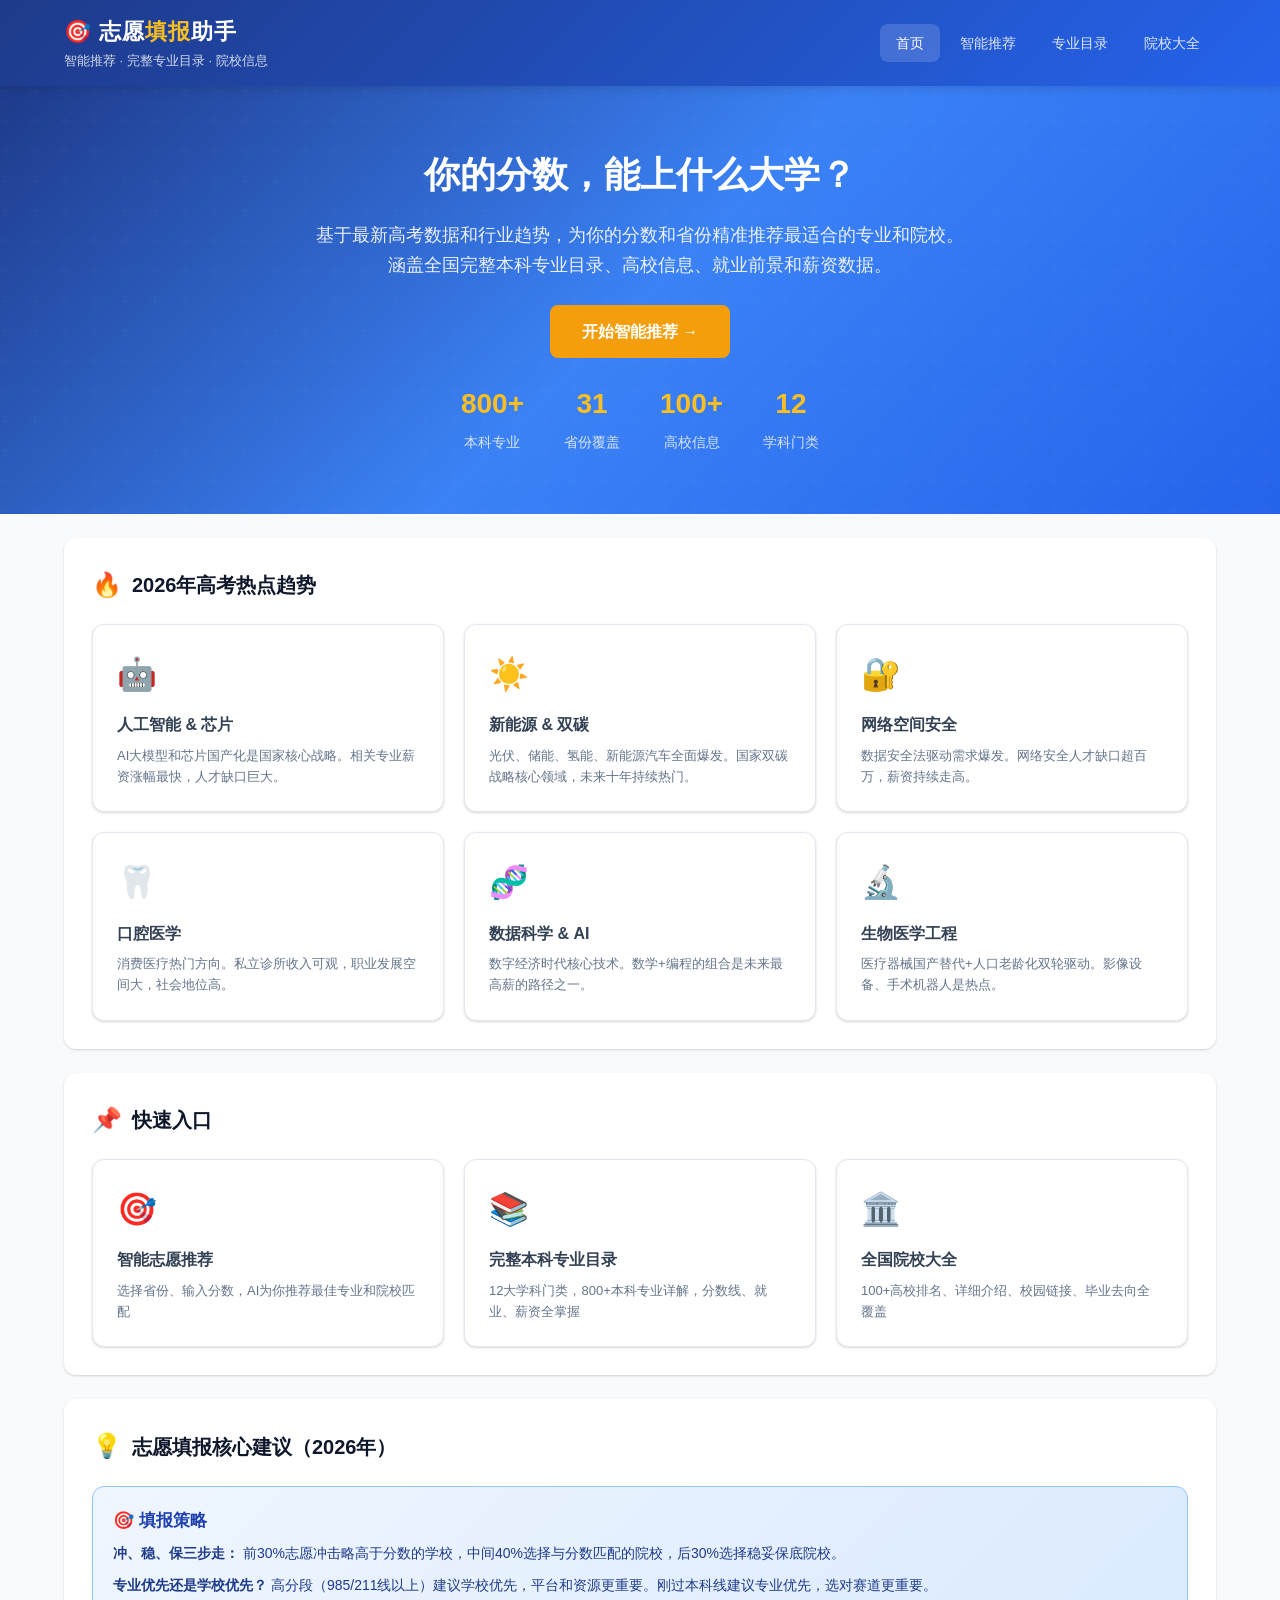
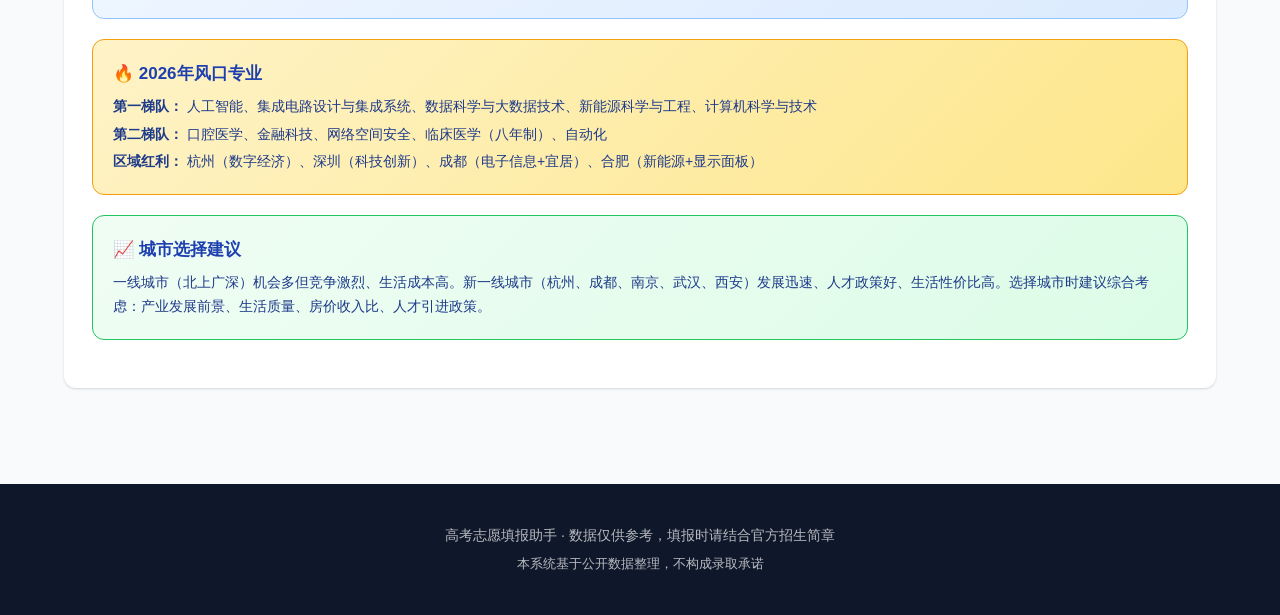
<file: index.html>
<!DOCTYPE html>
<html lang="zh-CN">
<head>
  <meta charset="UTF-8">
  <meta name="viewport" content="width=device-width, initial-scale=1.0">
  <title>高考志愿填报助手 - 智能推荐 · 完整专业目录 · 院校信息</title>
  <meta name="description" content="基于高考分数和省份的智能志愿填报推荐系统。提供完整本科专业目录、院校排名、专业解析、就业前景和真实薪资数据。">
  <link rel="stylesheet" href="css/style.css">
</head>
<body>
<header>
  <div class="header-inner">
    <div>
      <h1>🎯 志愿<span>填报</span>助手</h1>
      <div class="subtitle">智能推荐 · 完整专业目录 · 院校信息</div>
    </div>
    <nav>
      <a href="index.html" class="active">首页</a>
      <a href="pages/select.html">智能推荐</a>
      <a href="pages/majors.html">专业目录</a>
      <a href="pages/universities.html">院校大全</a>
    </nav>
  </div>
</header>

<section class="hero">
  <div class="hero-content">
    <h2>你的分数，能上什么大学？</h2>
    <p>基于最新高考数据和行业趋势，为你的分数和省份精准推荐最适合的专业和院校。<br>涵盖全国完整本科专业目录、高校信息、就业前景和薪资数据。</p>
    <a href="pages/select.html" class="btn btn-accent btn-lg">开始智能推荐 →</a>
    <div class="stats">
      <div class="stat-item"><div class="stat-num">800+</div><div class="stat-label">本科专业</div></div>
      <div class="stat-item"><div class="stat-num">31</div><div class="stat-label">省份覆盖</div></div>
      <div class="stat-item"><div class="stat-num">100+</div><div class="stat-label">高校信息</div></div>
      <div class="stat-item"><div class="stat-num">12</div><div class="stat-label">学科门类</div></div>
    </div>
  </div>
</section>

<div class="container">
  <div class="section-card">
    <h2><span class="icon">🔥</span> 2026年高考热点趋势</h2>
    <div class="feature-grid">
      <div class="feature-card" onclick="window.location.href='pages/majors.html#engineering'">
        <div class="icon">🤖</div>
        <h3>人工智能 & 芯片</h3>
        <p>AI大模型和芯片国产化是国家核心战略。相关专业薪资涨幅最快，人才缺口巨大。</p>
      </div>
      <div class="feature-card" onclick="window.location.href='pages/majors.html#engineering'">
        <div class="icon">☀️</div>
        <h3>新能源 & 双碳</h3>
        <p>光伏、储能、氢能、新能源汽车全面爆发。国家双碳战略核心领域，未来十年持续热门。</p>
      </div>
      <div class="feature-card" onclick="window.location.href='pages/majors.html#engineering'">
        <div class="icon">🔐</div>
        <h3>网络空间安全</h3>
        <p>数据安全法驱动需求爆发。网络安全人才缺口超百万，薪资持续走高。</p>
      </div>
      <div class="feature-card" onclick="window.location.href='pages/majors.html#medicine'">
        <div class="icon">🦷</div>
        <h3>口腔医学</h3>
        <p>消费医疗热门方向。私立诊所收入可观，职业发展空间大，社会地位高。</p>
      </div>
      <div class="feature-card" onclick="window.location.href='pages/majors.html#engineering'">
        <div class="icon">🧬</div>
        <h3>数据科学 & AI</h3>
        <p>数字经济时代核心技术。数学+编程的组合是未来最高薪的路径之一。</p>
      </div>
      <div class="feature-card" onclick="window.location.href='pages/majors.html#engineering'">
        <div class="icon">🔬</div>
        <h3>生物医学工程</h3>
        <p>医疗器械国产替代+人口老龄化双轮驱动。影像设备、手术机器人是热点。</p>
      </div>
    </div>
  </div>

  <div class="section-card">
    <h2><span class="icon">📌</span> 快速入口</h2>
    <div class="feature-grid" style="grid-template-columns: repeat(auto-fit, minmax(200px, 1fr));">
      <div class="feature-card" onclick="window.location.href='pages/select.html'">
        <div class="icon">🎯</div>
        <h3>智能志愿推荐</h3>
        <p>选择省份、输入分数，AI为你推荐最佳专业和院校匹配</p>
      </div>
      <div class="feature-card" onclick="window.location.href='pages/majors.html'">
        <div class="icon">📚</div>
        <h3>完整本科专业目录</h3>
        <p>12大学科门类，800+本科专业详解，分数线、就业、薪资全掌握</p>
      </div>
      <div class="feature-card" onclick="window.location.href='pages/universities.html'">
        <div class="icon">🏛️</div>
        <h3>全国院校大全</h3>
        <p>100+高校排名、详细介绍、校园链接、毕业去向全覆盖</p>
      </div>
    </div>
  </div>

  <div class="section-card">
    <h2><span class="icon">💡</span> 志愿填报核心建议（2026年）</h2>
    <div class="advice-box">
      <h3>🎯 填报策略</h3>
      <p><strong>冲、稳、保三步走：</strong> 前30%志愿冲击略高于分数的学校，中间40%选择与分数匹配的院校，后30%选择稳妥保底院校。</p>
      <p style="margin-top:8px;"><strong>专业优先还是学校优先？</strong> 高分段（985/211线以上）建议学校优先，平台和资源更重要。刚过本科线建议专业优先，选对赛道更重要。</p>
    </div>
    <div class="advice-box" style="background: linear-gradient(135deg, #fef3c7, #fde68a); border-color: #f59e0b;">
      <h3>🔥 2026年风口专业</h3>
      <p><strong>第一梯队：</strong> 人工智能、集成电路设计与集成系统、数据科学与大数据技术、新能源科学与工程、计算机科学与技术</p>
      <p style="margin-top:4px;"><strong>第二梯队：</strong> 口腔医学、金融科技、网络空间安全、临床医学（八年制）、自动化</p>
      <p style="margin-top:4px;"><strong>区域红利：</strong> 杭州（数字经济）、深圳（科技创新）、成都（电子信息+宜居）、合肥（新能源+显示面板）</p>
    </div>
    <div class="advice-box" style="background: linear-gradient(135deg, #f0fdf4, #dcfce7); border-color: #22c55e;">
      <h3>📈 城市选择建议</h3>
      <p>一线城市（北上广深）机会多但竞争激烈、生活成本高。新一线城市（杭州、成都、南京、武汉、西安）发展迅速、人才政策好、生活性价比高。选择城市时建议综合考虑：产业发展前景、生活质量、房价收入比、人才引进政策。</p>
    </div>
  </div>
</div>

<footer>
  <p>高考志愿填报助手 · 数据仅供参考，填报时请结合官方招生简章</p>
  <p style="margin-top: 8px; font-size: 13px;">本系统基于公开数据整理，不构成录取承诺</p>
</footer>
</body>
</html>
</file>
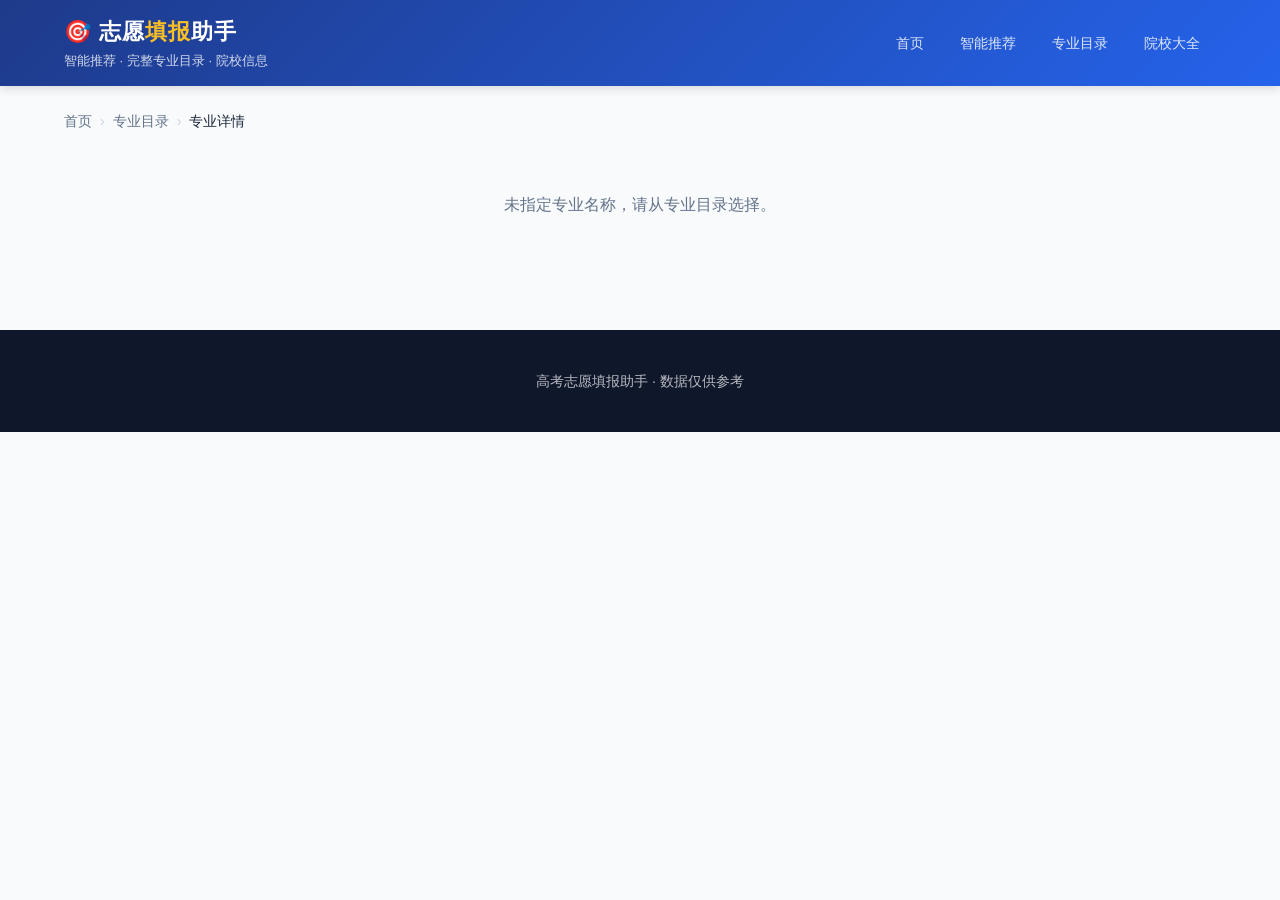
<file: pages/major-detail.html>
<!DOCTYPE html>
<html lang="zh-CN">
<head>
  <meta charset="UTF-8">
  <meta name="viewport" content="width=device-width, initial-scale=1.0">
  <title>专业详情 - 高考志愿填报助手</title>
  <link rel="stylesheet" href="../css/style.css">
</head>
<body>
<header>
  <div class="header-inner">
    <div>
      <h1>🎯 志愿<span>填报</span>助手</h1>
      <div class="subtitle">智能推荐 · 完整专业目录 · 院校信息</div>
    </div>
    <nav>
      <a href="../index.html">首页</a>
      <a href="select.html">智能推荐</a>
      <a href="majors.html">专业目录</a>
      <a href="universities.html">院校大全</a>
    </nav>
  </div>
</header>

<div class="container" id="detailPage">
  <div class="breadcrumb">
    <a href="../index.html">首页</a> <span class="sep">›</span>
    <a href="majors.html">专业目录</a> <span class="sep">›</span>
    <span id="breadcrumbMajor">专业详情</span>
  </div>

  <div id="loading" class="loading">
    <div class="spinner"></div>
    <p>正在加载专业信息...</p>
  </div>

  <div id="majorDetail" style="display:none;">
    <div class="section-card">
      <div style="display:flex;justify-content:space-between;align-items:center;flex-wrap:wrap;gap:12px;">
        <h2 id="majorName" style="font-size:24px;margin-bottom:0;"></h2>
        <span id="majorHotTag" class="tag tag-green" style="display:none;">🔥 热点专业</span>
      </div>
      <p id="majorDescription" class="desc" style="margin-top:16px;"></p>
    </div>

    <div class="section-card">
      <h2><span class="icon">📊</span> 核心信息</h2>
      <div class="info-cards" id="infoCards"></div>
    </div>

    <div class="section-card">
      <div style="display:flex;justify-content:space-between;align-items:center;flex-wrap:wrap;">
        <h2><span class="icon">🏫</span> 开设院校及录取分数</h2>
        <span style="font-size:13px;color:var(--gray-500);">按录取分数从高到低排序</span>
      </div>
      <div class="uni-list" id="uniRanking"></div>
    </div>

    <div class="section-card">
      <h2><span class="icon">💡</span> 报考建议</h2>
      <div id="majorAdvice" class="advice-box"></div>
    </div>
  </div>
</div>

<script src="../data/majors.js"></script>
<script>
function getQueryParam(name) {
  const params = new URLSearchParams(window.location.search);
  return params.get(name);
}

document.addEventListener('DOMContentLoaded', () => {
  const majorName = getQueryParam('major');
  if (!majorName) {
    document.getElementById('loading').innerHTML = '<p>未指定专业名称，请从专业目录选择。</p>';
    return;
  }

  // 在所有大类中搜索专业
  let foundMajor = null;
  let foundCategory = null;
  for (const cat of MAJOR_CATEGORIES) {
    for (const m of cat.majors) {
      if (m.name === majorName) {
        foundMajor = m;
        foundCategory = cat;
        break;
      }
    }
    if (foundMajor) break;
  }

  if (!foundMajor) {
    document.getElementById('loading').innerHTML = `<p>未找到"${majorName}"专业信息。</p>`;
    return;
  }

  document.getElementById('loading').style.display = 'none';
  document.getElementById('majorDetail').style.display = 'block';
  document.getElementById('breadcrumbMajor').textContent = foundMajor.name;
  document.getElementById('majorName').textContent = `${foundCategory.icon} ${foundMajor.name}`;
  document.getElementById('majorDescription').textContent = foundMajor.description;

  // 判断是否是热点专业
  const hotNames = ['人工智能', '集成电路设计与集成系统', '数据科学与大数据技术', 
    '新能源科学与工程', '计算机科学与技术', '口腔医学', '金融科技', '网络空间安全',
    '软件工程', '电子信息工程', '自动化', '临床医学'];
  if (hotNames.includes(foundMajor.name)) {
    const tag = document.getElementById('majorHotTag');
    tag.style.display = 'inline-block';
    tag.textContent = '🔥 风口专业';
    tag.className = 'tag tag-red';
  }

  // 核心信息卡片
  const infoCards = document.getElementById('infoCards');
  infoCards.innerHTML = `
    <div class="info-card">
      <h4>📖 专业解析</h4>
      <p>${foundMajor.description}</p>
    </div>
    <div class="info-card">
      <h4>💼 毕业后去向</h4>
      <p>${foundMajor.careers}</p>
    </div>
    <div class="info-card">
      <h4>💰 真实薪资情况</h4>
      <p>${foundMajor.salary}</p>
    </div>
    <div class="info-card">
      <h4>📈 发展趋势</h4>
      <p>${foundMajor.trend}</p>
    </div>
  `;

  // 院校排名（按分数从高到低）
  const uniList = document.getElementById('uniRanking');
  if (foundMajor.universities && foundMajor.universities.length > 0) {
    const sorted = [...foundMajor.universities].sort((a, b) => b.score - a.score);
    uniList.innerHTML = sorted.map((u, i) => `
      <div class="uni-item" onclick="window.location.href='university-detail.html?uni=${encodeURIComponent(u.name)}'">
        <div class="rank ${i < 3 ? 'top3' : i < 8 ? 'top10' : 'normal'}">${i + 1}</div>
        <div class="uni-info">
          <div class="uni-name">${u.name}</div>
          <div class="uni-detail">${u.type}院校</div>
        </div>
        <div style="text-align:right;">
          <div style="font-size:18px;font-weight:700;color:var(--primary);">${u.score}</div>
          <div style="font-size:12px;color:var(--gray-400);">往年参考分</div>
        </div>
      </div>
    `).join('');
  } else {
    uniList.innerHTML = '<p style="color:var(--gray-500);">暂未收录该专业的院校分数数据</p>';
  }

  // 报考建议
  const advice = document.getElementById('majorAdvice');
  let trendAdvice = '';
  const salaryNum = foundMajor.salary.match(/(\d+)[Kk]/);
  const isHighSalary = salaryNum && parseInt(salaryNum[1]) >= 15;

  if (hotNames.includes(foundMajor.name)) {
    trendAdvice = `<strong>🔥 风口专业：</strong>该专业属于当前国家战略重点方向，人才需求旺盛，薪资水平高于平均水平。建议优先选择该专业实力强的院校，关注院校的产学研合作和就业资源。`;
  } else if (isHighSalary) {
    trendAdvice = `<strong>💰 高薪专业：</strong>该专业薪资水平较高，行业前景看好。建议关注行业发展趋势，选择在对应领域有优势的院校。`;
  } else {
    trendAdvice = `<strong>📊 稳定发展：</strong>该专业属于基础性或传统专业，就业市场稳定。建议结合个人兴趣，考虑辅修技能或复合型发展路径。`;
  }
  advice.innerHTML = `
    <h3>📌 专业选择建议</h3>
    <p>${trendAdvice}</p>
    <p style="margin-top:8px;"><strong>适合人群：</strong>${foundMajor.name}适合对相关领域有浓厚兴趣，具备相应学科基础的学生。建议结合自身特长和职业规划综合判断。</p>
    <p style="margin-top:8px;"><strong>深造建议：</strong>${foundMajor.careers.includes('科研') || foundMajor.careers.includes('研发') ? '建议本科后继续深造（硕/博），对职业发展帮助显著。' : '本科就业即可，但深造可提升起薪水平和晋升空间。'}</p>
  `;
});
</script>
<footer>
  <p>高考志愿填报助手 · 数据仅供参考</p>
</footer>
</body>
</html>
</file>
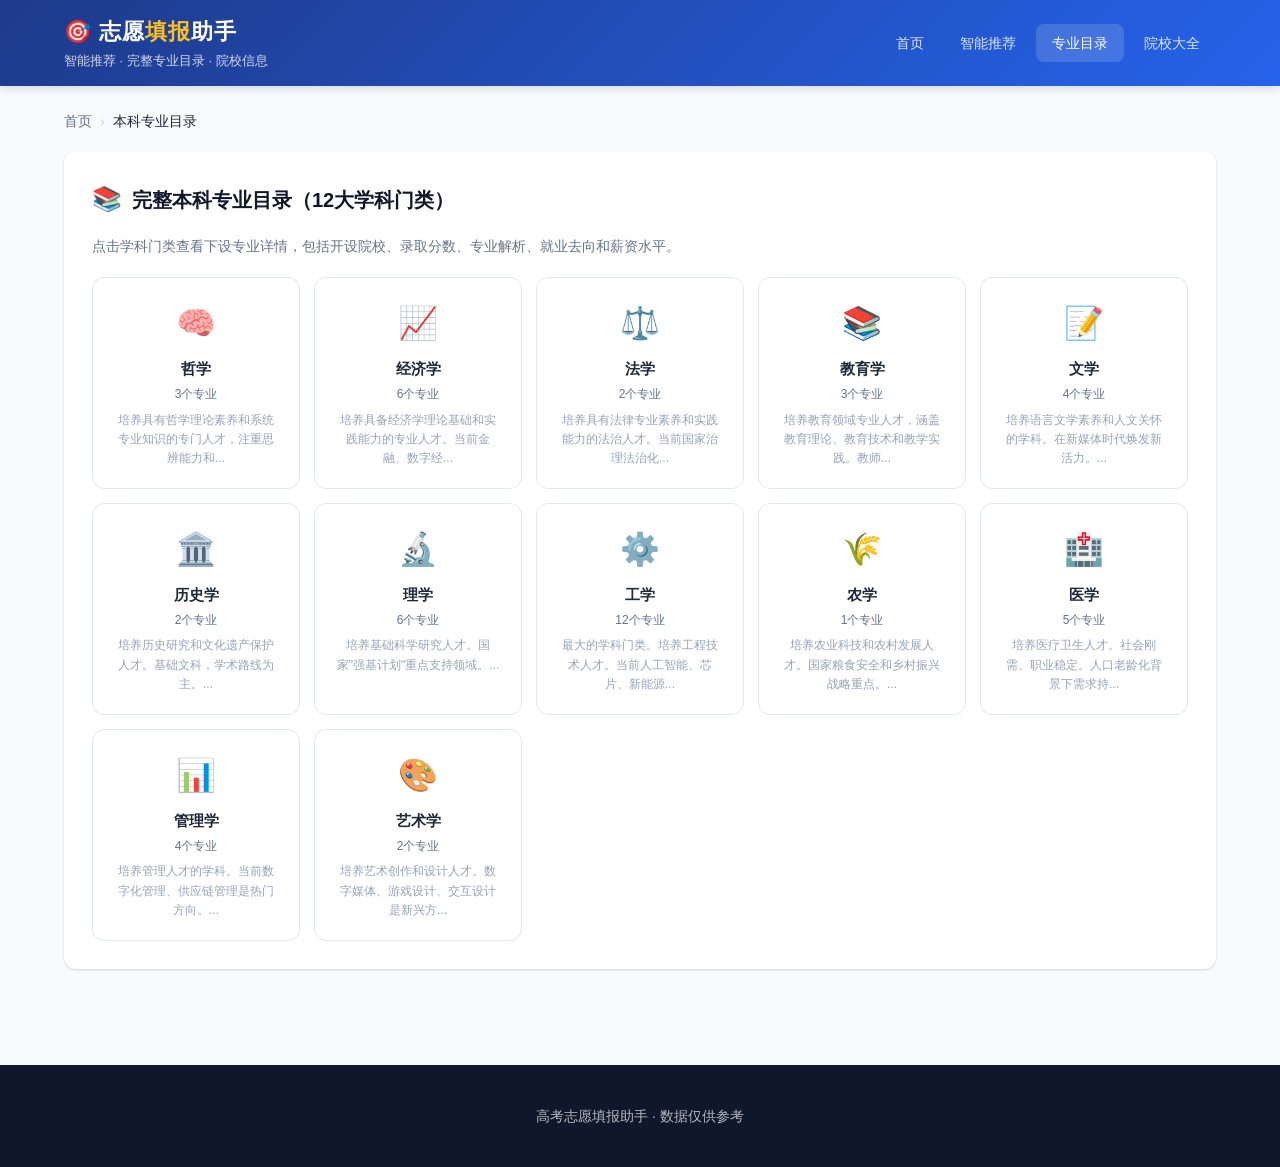
<file: pages/majors.html>
<!DOCTYPE html>
<html lang="zh-CN">
<head>
  <meta charset="UTF-8">
  <meta name="viewport" content="width=device-width, initial-scale=1.0">
  <title>完整本科专业目录 - 高考志愿填报助手</title>
  <link rel="stylesheet" href="../css/style.css">
</head>
<body>
<header>
  <div class="header-inner">
    <div>
      <h1>🎯 志愿<span>填报</span>助手</h1>
      <div class="subtitle">智能推荐 · 完整专业目录 · 院校信息</div>
    </div>
    <nav>
      <a href="../index.html">首页</a>
      <a href="select.html">智能推荐</a>
      <a href="majors.html" class="active">专业目录</a>
      <a href="universities.html">院校大全</a>
    </nav>
  </div>
</header>

<div class="container">
  <div class="breadcrumb">
    <a href="../index.html">首页</a> <span class="sep">›</span> <span>本科专业目录</span>
  </div>

  <div class="section-card">
    <h2><span class="icon">📚</span> 完整本科专业目录（12大学科门类）</h2>
    <p style="color: var(--gray-500); margin-bottom: 20px; font-size: 14px;">点击学科门类查看下设专业详情，包括开设院校、录取分数、专业解析、就业去向和薪资水平。</p>
    <div class="cat-grid" id="categoryGrid"></div>
  </div>

  <div id="majorListSection" class="section-card" style="display:none;">
    <h2 id="categoryTitle"><span class="icon">📋</span> 专业列表</h2>
    <div id="majorList"></div>
  </div>
</div>

<script src="../data/majors.js"></script>
<script>
function initCategories() {
  const grid = document.getElementById('categoryGrid');
  MAJOR_CATEGORIES.forEach(cat => {
    const card = document.createElement('div');
    card.className = 'cat-card';
    card.onclick = () => showMajors(cat.id);
    card.innerHTML = `
      <div class="cat-icon">${cat.icon}</div>
      <div class="cat-name">${cat.name}</div>
      <div class="cat-count">${cat.majors.length}个专业</div>
      <div style="font-size:12px;color:var(--gray-400);margin-top:6px;">${cat.description.substring(0, 30)}...</div>
    `;
    grid.appendChild(card);
  });
}
initCategories();

function showMajors(catId) {
  const cat = MAJOR_CATEGORIES.find(c => c.id === catId);
  if (!cat) return;
  const section = document.getElementById('majorListSection');
  const title = document.getElementById('categoryTitle');
  const list = document.getElementById('majorList');

  section.style.display = 'block';
  title.innerHTML = `<span class="icon">${cat.icon}</span> ${cat.name}（${cat.majors.length}个专业）`;
  
  // 滚动到列表区
  setTimeout(() => section.scrollIntoView({ behavior: 'smooth', block: 'start' }), 100);

  let html = `<p style="color:var(--gray-600);margin-bottom:16px;font-size:14px;">${cat.description}</p>`;
  
  cat.majors.forEach(m => {
    const topUnis = m.universities ? m.universities.slice(0, 5) : [];
    html += `<div class="rec-card" style="cursor:pointer;" onclick="window.location.href='major-detail.html?major=${encodeURIComponent(m.name)}'">
      <div class="rec-header">
        <span class="rec-major">${m.name}</span>
        <span style="font-size:13px;color:var(--gray-500);">${topUnis.length > 0 ? '最低约 '+topUnis[topUnis.length-1].score+'分' : ''}</span>
      </div>
      <div class="rec-reason">${m.description.substring(0, 80)}${m.description.length > 80 ? '...' : ''}</div>
      <div style="display:flex;flex-wrap:wrap;gap:4px;margin-top:8px;">
        <span class="tag tag-blue">毕业后：${m.careers.substring(0, 30)}...</span>
        <span class="tag tag-green">${m.salary.substring(0, 30)}...</span>
      </div>
      ${topUnis.length > 0 ? `<div style="margin-top:8px;font-size:13px;color:var(--gray-500);">🏫 ${topUnis.map(u => u.name).join(' · ')}</div>` : ''}
    </div>`;
  });
  list.innerHTML = html;
}

// 锚点导航支持（从首页跳转）
document.addEventListener('DOMContentLoaded', () => {
  const hash = window.location.hash.replace('#', '');
  if (hash) showMajors(hash);
});
</script>
<footer>
  <p>高考志愿填报助手 · 数据仅供参考</p>
</footer>
</body>
</html>
</file>
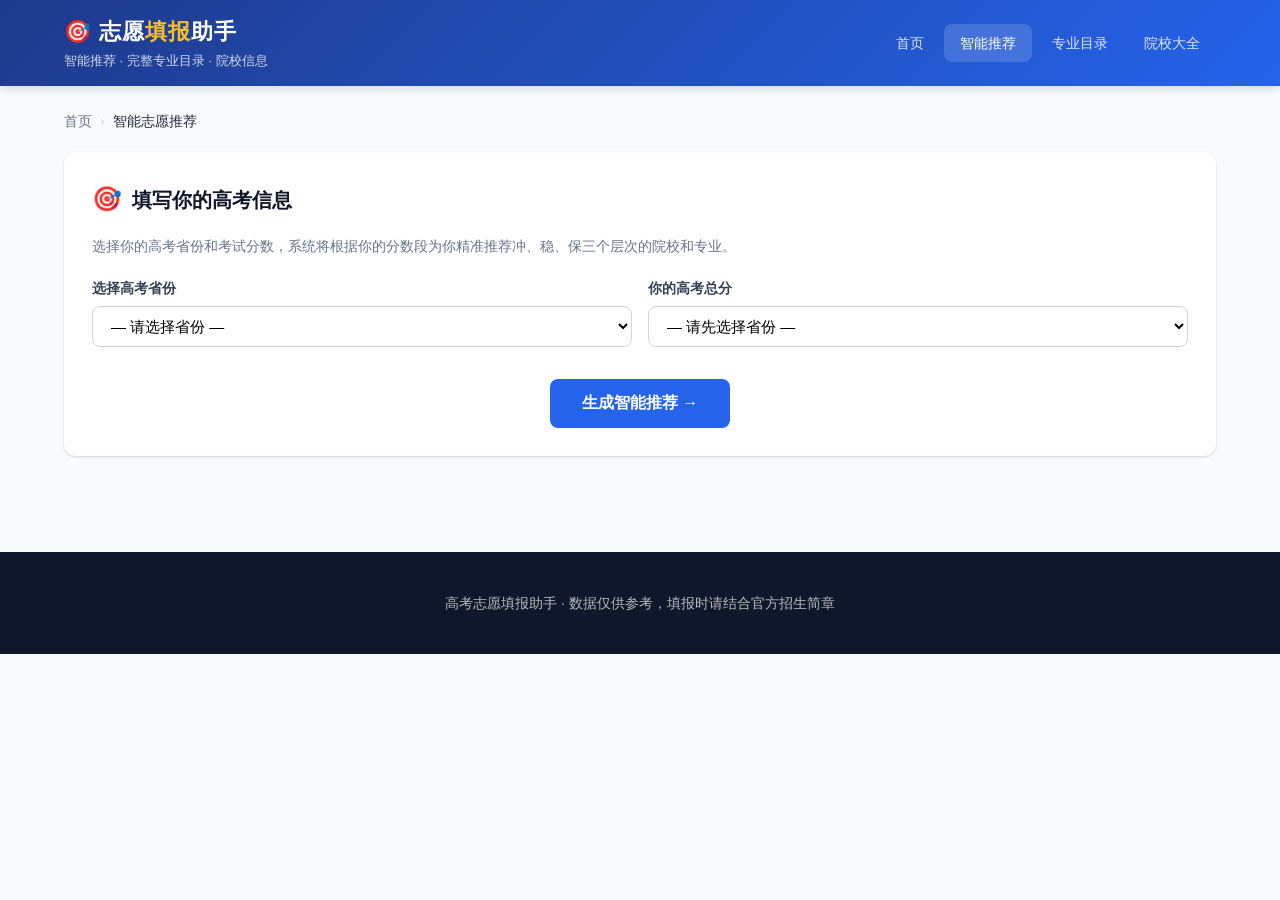
<file: pages/select.html>
<!DOCTYPE html>
<html lang="zh-CN">
<head>
  <meta charset="UTF-8">
  <meta name="viewport" content="width=device-width, initial-scale=1.0">
  <title>智能志愿推荐 - 高考志愿填报助手</title>
  <link rel="stylesheet" href="../css/style.css">
</head>
<body>
<header>
  <div class="header-inner">
    <div>
      <h1>🎯 志愿<span>填报</span>助手</h1>
      <div class="subtitle">智能推荐 · 完整专业目录 · 院校信息</div>
    </div>
    <nav>
      <a href="../index.html">首页</a>
      <a href="select.html" class="active">智能推荐</a>
      <a href="majors.html">专业目录</a>
      <a href="universities.html">院校大全</a>
    </nav>
  </div>
</header>

<div class="container">
  <div class="breadcrumb">
    <a href="../index.html">首页</a> <span class="sep">›</span> <span>智能志愿推荐</span>
  </div>

  <div class="section-card">
    <h2><span class="icon">🎯</span> 填写你的高考信息</h2>
    <p style="color: var(--gray-500); margin-bottom: 20px; font-size: 14px;">选择你的高考省份和考试分数，系统将根据你的分数段为你精准推荐冲、稳、保三个层次的院校和专业。</p>
    <div class="form-row">
      <div class="form-group">
        <label>选择高考省份</label>
        <select id="provinceSelect" onchange="updateScoreRange(); updateScoreInfo()">
          <option value="">— 请选择省份 —</option>
        </select>
      </div>
      <div class="form-group">
        <label>你的高考总分</label>
        <select id="scoreSelect" onchange="updateScoreInfo()">
          <option value="">— 请先选择省份 —</option>
        </select>
      </div>
    </div>
    <div id="scoreInfo" style="display:none; margin-top: 12px; padding: 14px; background: var(--gray-50); border-radius: var(--radius-sm); text-align: center; font-size: 14px; color: var(--gray-600);"></div>
    <div style="text-align: center; margin-top: 16px;">
      <button class="btn btn-primary btn-lg" onclick="getRecommendation()" id="recBtn">生成智能推荐 →</button>
    </div>
  </div>

  <div id="resultArea" style="display:none;">
    <!-- 分数定位 -->
    <div class="section-card" id="scorePositionCard"></div>

    <!-- 冲稳保院校推荐 -->
    <div class="section-card">
      <h2><span class="icon">🏫</span> 院校推荐（冲 · 稳 · 保）</h2>
      <p style="color: var(--gray-500); font-size: 13px; margin-bottom: 16px;">
        <span style="display:inline-block;padding:2px 10px;background:#fef3c7;border-radius:4px;margin-right:4px;">冲</span> 可以大胆尝试的院校（高出你分数约10-30分）
        <span style="display:inline-block;padding:2px 10px;background:#dbeafe;border-radius:4px;margin:0 4px;">稳</span> 与你分数匹配的院校（±10分以内）
        <span style="display:inline-block;padding:2px 10px;background:#d1fae5;border-radius:4px;margin:0 4px;">保</span> 稳妥保底院校（低于你分数10-30分）
      </p>
      <div id="reachUnis" style="margin-bottom:12px;"><h3>🔥 冲一冲</h3><div class="uni-list" id="reachList"></div></div>
      <div id="matchUnis" style="margin-bottom:12px;"><h3>✅ 稳一稳</h3><div class="uni-list" id="matchList"></div></div>
      <div id="safeUnis"><h3>🛡️ 保一保</h3><div class="uni-list" id="safeList"></div></div>
    </div>

    <!-- 专业推荐 -->
    <div class="section-card">
      <h2><span class="icon">📚</span> 你的分数段适合的专业推荐</h2>
      <div id="majorRecommendation"></div>
    </div>

    <!-- 填报策略 -->
    <div class="section-card">
      <h2><span class="icon">💡</span> 个人志愿填报策略</h2>
      <div id="personalAdvice"></div>
    </div>

    <!-- 城市建议 -->
    <div class="section-card">
      <h2><span class="icon">🌆</span> 城市与区域发展建议</h2>
      <div id="cityAdvice"></div>
    </div>
  </div>
</div>

<script src="../data/provinces.js"></script>
<script src="../data/scoreReference.js"></script>
<script src="../data/universities.js"></script>
<script>
// 省份名→ID映射
const PROVINCE_NAME_TO_ID = {};
PROVINCES.forEach(function(p) { PROVINCE_NAME_TO_ID[p.name] = p.id; });

// 根据排名估算院校录取分（河南/山东等高考大省理科参考）
function uniScore(rank) {
  if (rank <= 5) return 680;
  if (rank <= 10) return 660;
  if (rank <= 20) return 640;
  if (rank <= 30) return 620;
  if (rank <= 40) return 600;
  if (rank <= 50) return 580;
  if (rank <= 60) return 560;
  if (rank <= 70) return 540;
  if (rank <= 80) return 520;
  if (rank <= 90) return 500;
  if (rank <= 100) return 480;
  if (rank <= 110) return 460;
  if (rank <= 120) return 440;
  return 420;
}

// 根据分数找对应的院校
function findUnisByScore(targetScore, range) {
  return UNIVERSITIES.filter(u => {
    const s = uniScore(u.rank);
    return Math.abs(s - targetScore) <= range;
  }).slice(0, 6);
}

// 初始化
const provinceSelect = document.getElementById('provinceSelect');
const scoreSelect = document.getElementById('scoreSelect');
const resultArea = document.getElementById('resultArea');

function init() {
  PROVINCES.forEach(p => {
    const opt = document.createElement('option');
    opt.value = p.id; opt.textContent = p.name;
    provinceSelect.appendChild(opt);
  });
  for (let s = 750; s >= 200; s -= 5) {
    const opt = document.createElement('option');
    opt.value = s; opt.textContent = s + '分';
    scoreSelect.appendChild(opt);
  }
}

// 省份切换时动态调整分数下拉范围（适配不同总分）
function updateScoreRange() {
  const pId = provinceSelect.value;
  if (!pId) return;
  const province = PROVINCES.find(p => p.id === pId);
  if (!province) return;
  const maxScore = province.totalScore;
  scoreSelect.innerHTML = '<option value="">—— 请选择分数 ——</option>';
  for (let s = maxScore; s >= 200; s -= 5) {
    const opt = document.createElement('option');
    opt.value = s; opt.textContent = s + '分';
    scoreSelect.appendChild(opt);
  }
}
init();

function updateScoreInfo() {
  const pId = provinceSelect.value;
  const score = parseInt(scoreSelect.value);
  if (!pId || !score) return;
  const province = PROVINCES.find(p => p.id === pId);
  if (!province) return;
  // 直接使用省份ID查找分数线
  const ref = SCORE_REFERENCE[pId] || SCORE_REFERENCE['ha'];
  if (!ref) return;
  
  const maxScore = province.totalScore;
  if (score > maxScore) {
    document.getElementById('scoreInfo').style.display = 'block';
    document.getElementById('scoreInfo').innerHTML = 
      '<strong>⚠️ ' + province.name + '高考总分为' + maxScore + '分</strong><br>请选择 ' + maxScore + ' 分及以下的分数';
    return;
  }
  
  let level = '';
  for (let i = 0; i < ref.scoreRanges.length; i++) {
    if (score >= ref.scoreRanges[i].min && score <= ref.scoreRanges[i].max) {
      level = ref.scoreRanges[i].label;
      break;
    }
  }
  if (!level) level = score >= ref.本科线 ? '本科层次' : '未达本科线';
  const aboveLine = score >= ref.本科线 ? '✅ 已过本科线' : '⚠️ 未达本科线';
  const aboveSpecial = score >= ref.特殊类型线 ? ' ✅ 已过特殊类型线' : '';
  document.getElementById('scoreInfo').style.display = 'block';
  document.getElementById('scoreInfo').innerHTML = 
    '<strong>📌 ' + province.name + ' · ' + score + '分（满分' + maxScore + '分）</strong><br>' +
    '批次定位：' + level + ' | ' + aboveLine + aboveSpecial;
}

function getRecommendation() {
  const pId = provinceSelect.value;
  const score = parseInt(scoreSelect.value);
  if (!pId || !score) { alert('请先选择省份和分数'); return; }
  
  const province = PROVINCES.find(p => p.id === pId);
  // 直接使用省份ID查找分数线数据
  const ref = SCORE_REFERENCE[refKey];
  if (!ref) return;

  resultArea.style.display = 'block';
  resultArea.scrollIntoView({ behavior: 'smooth', block: 'start' });

  // 定位分数段
  let currentLevel = null;
  for (let i = 0; i < ref.scoreRanges.length; i++) {
    if (score >= ref.scoreRanges[i].min && score <= ref.scoreRanges[i].max) {
      currentLevel = ref.scoreRanges[i];
      break;
    }
  }
  if (!currentLevel && score >= ref.本科线) currentLevel = ref.scoreRanges[ref.scoreRanges.length - 1];

  // 分数定位卡片
  document.getElementById('scorePositionCard').innerHTML = `
    <h2><span class="icon">📊</span> 你的分数定位</h2>
    <div class="info-grid">
      <div class="info-item"><div class="label">省份</div><div class="value">${province.name}</div></div>
      <div class="info-item"><div class="label">总分</div><div class="value">${score}分</div></div>
      <div class="info-item"><div class="label">批次定位</div><div class="value">${currentLevel ? currentLevel.label : '本科层次'}</div></div>
      <div class="info-item"><div class="label">本科线</div><div class="value">${ref.本科线}分</div></div>
      <div class="info-item"><div class="label">特殊类型线</div><div class="value">${ref.特殊类型线}分</div></div>
      <div class="info-item"><div class="label">建议策略</div><div class="value">${currentLevel ? (score >= ref.特殊类型线 ? '院校+专业并重' : '专业优先') : '专业优先'}</div></div>
    </div>
    <div class="advice-box" style="margin-top:16px;">
      <h3>🎯 ${currentLevel ? currentLevel.label : '本科层次'} · 填报方向</h3>
      <p>${currentLevel ? currentLevel.advice : '建议以专业为导向，选择就业前景好的应用型专业。'}</p>
    </div>
  `;

  // 冲稳保院校推荐
  renderUniTiers(score);
  
  // 适合分数段的专业推荐
  renderScoreAwareMajors(score, ref);
  
  // 个人策略
  renderPersonalAdvice(score, ref, province);
  
  // 城市建议
  renderCityAdvice(province);
}

function renderUniTiers(score) {
  // 冲：比分数高10-30分
  // 稳：分数±10分
  // 保：比分数低10-30分
  const reachScore = score + 25;
  const matchScore = score;
  const safeScore = score - 25;

  const reachUnis = findUnisByScore(reachScore, 15).filter(u => uniScore(u.rank) > score + 5);
  const matchUnis = findUnisByScore(matchScore, 12);
  const safeUnis = findUnisByScore(safeScore, 15).filter(u => uniScore(u.rank) < score - 5);

  function renderUnis(unis, containerId, emoji) {
    const container = document.getElementById(containerId);
    if (!unis.length) {
      container.innerHTML = '<p style="color:var(--gray-500);padding:12px;">暂无比配的院校，请参考分数定位调整预期。</p>';
      return;
    }
    container.innerHTML = unis.map((u, i) => {
      const estScore = uniScore(u.rank);
      return `<div class="uni-item" onclick="window.location.href='university-detail.html?uni=${encodeURIComponent(u.name)}'">
        <div class="rank ${u.rank <= 3 ? 'top3' : u.rank <= 10 ? 'top10' : 'normal'}">${u.rank}</div>
        <div class="uni-info">
          <div class="uni-name">${u.name} <span style="font-size:12px;color:var(--gray-400);font-weight:normal;">预估${estScore}分</span></div>
          <div class="uni-detail">📍 ${u.location} · ${u.type}</div>
          <div class="uni-tags">${(u.tags || []).map(t => `<span class="tag tag-blue">${t}</span>`).join('')}</div>
        </div>
        <div><span style="font-size:12px;color:var(--gray-500);">分差 ${estScore > score ? '+' : ''}${estScore - score}</span></div>
      </div>`;
    }).join('');
  }

  renderUnis(reachUnis, 'reachList', '🔥');
  renderUnis(matchUnis, 'matchList', '✅');
  renderUnis(safeUnis, 'safeList', '🛡️');

  if (!reachUnis.length) document.getElementById('reachUnis').style.display = 'none';
  if (!matchUnis.length) document.getElementById('matchUnis').style.display = 'none';
  if (!safeUnis.length) document.getElementById('safeUnis').style.display = 'none';
}

function renderScoreAwareMajors(score, ref) {
  const container = document.getElementById('majorRecommendation');
  const isHighScore = score >= (ref.topUniversity || 650);
  const isMediumScore = score >= ref.特殊类型线;
  const is本科 = score >= ref.本科线;
  
  let intro = '';
  let majors = [];
  
  if (isHighScore) {
    intro = '你的分数很高，可以冲刺顶尖高校的优势专业！';
    majors = [
      { name: '人工智能', desc: 'AI时代核心专业，顶尖高校该专业毕业生供不应求', level: '冲刺', scoreRange: '680+' },
      { name: '计算机科学与技术', desc: '清华、北大、浙大等顶尖高校的王牌专业，就业前景极好', level: '冲刺', scoreRange: '670+' },
      { name: '集成电路设计与集成系统', desc: '芯片战略核心专业，复旦、清华、电子科大等实力强劲', level: '冲刺', scoreRange: '660+' },
      { name: '金融科技', desc: '金融+科技复合方向，清北复交等顶尖金融院校首选', level: '冲刺', scoreRange: '660+' },
      { name: '临床医学（八年制）', desc: '协和、北大、复旦等顶尖医学院的八年制本博连读', level: '冲刺', scoreRange: '670+' }
    ];
  } else if (isMediumScore) {
    intro = '你的分数在特殊类型线以上，有较多选择空间，建议院校和专业并重。';
    majors = [
      { name: '计算机科学与技术', desc: '适合中上分数段填报，可选择电子科大、北邮、西电等行业强校', level: '匹配', scoreRange: '580-640' },
      { name: '新能源科学与工程', desc: '双碳战略核心，华中科大、西安交大、浙大等车企和能源企业就业好', level: '匹配', scoreRange: '580-630' },
      { name: '自动化', desc: '工业4.0核心专业，哈工大、北航、华科等就业前景广阔', level: '匹配', scoreRange: '570-620' },
      { name: '网络空间安全', desc: '网络安全人才缺口大，西电、北邮、华科等实力强', level: '匹配', scoreRange: '560-620' },
      { name: '数据科学与大数据技术', desc: '各行各业都需要数据人才，中南、西交等可选择', level: '匹配', scoreRange: '560-610' }
    ];
  } else if (is本科) {
    intro = '你的分数在本科线上，建议以专业为导向，选择应用型强、就业好的专业。';
    majors = [
      { name: '软件工程', desc: '应用型强，就业薪资高。杭电、重邮、南邮等非211院校计算机实力不俗', level: '匹配', scoreRange: '480-560' },
      { name: '数据科学与大数据技术', desc: '数字经济时代需求旺盛，省属重点大学的数据专业值得选择', level: '匹配', scoreRange: '470-550' },
      { name: '电子信息工程', desc: '就业面宽，智能制造、通信、消费电子多个方向可选', level: '匹配', scoreRange: '460-540' },
      { name: '机械电子工程', desc: '智能制造方向需求大，河南科大、武汉科大等省属强校可报', level: '匹配', scoreRange: '450-530' },
      { name: '会计学/财务管理', desc: '企业刚需专业，湖南工商、山东财经等省属财经院校性价比高', level: '匹配', scoreRange: '440-520' }
    ];
  } else {
    intro = '未达本科线，但专科院校也有很多就业前景好的选择。';
    majors = [
      { name: '计算机应用技术（专科）', desc: '深圳职院、杭州职院等专科院校的计算机专业就业不错', level: '推荐', scoreRange: '专科' },
      { name: '护理（专科）', desc: '社会刚需，就业稳定。各级医院护理人才持续紧缺', level: '推荐', scoreRange: '专科' },
      { name: '新能源汽车技术（专科）', desc: '新能源汽车产业爆发，比亚迪等企业需要大量技能人才', level: '推荐', scoreRange: '专科' },
      { name: '机电一体化技术（专科）', desc: '智能制造领域需求量大，就业稳定', level: '推荐', scoreRange: '专科' }
    ];
  }

  container.innerHTML = `
    <p style="color:var(--gray-600);margin-bottom:16px;">${intro}</p>
    ${majors.map(m => `
      <div class="rec-card" style="border-left:4px solid ${m.level === '冲刺' ? '#f59e0b' : m.level === '匹配' ? '#2563eb' : '#10b981'};">
        <div class="rec-header">
          <span class="rec-major">${m.name}</span>
          <span class="tag ${m.level === '冲刺' ? 'tag-yellow' : m.level === '匹配' ? 'tag-blue' : 'tag-green'}">${m.scoreRange}</span>
        </div>
        <div class="rec-reason">${m.desc}</div>
        <div style="margin-top:8px;"><a href="major-detail.html?major=${encodeURIComponent(m.name)}" class="btn btn-outline" style="font-size:13px;padding:6px 14px;">查看详情 →</a></div>
      </div>
    `).join('')}
  `;
}

function renderPersonalAdvice(score, ref, province) {
  const container = document.getElementById('personalAdvice');
  const isHigh = score >= (ref.scoreRanges[0] ? ref.scoreRanges[0].min - 5 : 650);
  const isMedium = score >= ref.特殊类型线;
  const is本科 = score >= ref.本科线;
  
  let strategy = '';
  let ratio = '';

  if (isHigh) {
    strategy = '院校优先策略。高分段的学校平台、校友资源、保研率对未来的影响远大于专业。建议优先选择顶尖985院校，再考虑专业。';
    ratio = '冲30% · 稳50% · 保20%';
  } else if (isMedium) {
    strategy = '院校+专业并重策略。211/双一流院校的招牌专业性价比最高。建议先圈定学校层次，再选择该校的优势专业。同时关注行业特色院校。';
    ratio = '冲20% · 稳60% · 保20%';
  } else if (is本科) {
    strategy = '专业优先策略。在这个分数段，专业的选择比学校名气更重要。选对了赛道，就业和发展空间可能超过名校冷门专业。建议优先选择就业前景好的应用型专业。';
    ratio = '冲15% · 稳55% · 保30%';
  } else {
    strategy = '以就业为导向。专科院校中选择技能型、应用型专业。未来可通过专升本、考研等通道继续深造。';
    ratio = '冲10% · 稳40% · 保50%';
  }

  container.innerHTML = `
    <div class="advice-box">
      <h3>🎯 推荐填报策略</h3>
      <p><strong>策略：</strong>${strategy}</p>
      <p style="margin-top:8px;"><strong>冲稳保比例建议：</strong>${ratio}</p>
    </div>
    <div class="advice-box" style="background: linear-gradient(135deg, #f0fdf4, #dcfce7); border-color: #22c55e;">
      <h3>📋 填报要点</h3>
      <p>✅ 仔细阅读目标院校的招生章程，了解录取规则和专业限制</p>
      <p>✅ 关注"专业+学校"志愿模式下每个志愿的独立录取规则</p>
      <p>✅ 选择同意专业调剂，避免因不服从调剂而退档</p>
      <p>✅ 注意查看院校的选考科目要求，确保符合报考条件</p>
      <p>✅ 参考近3年录取数据，不要只看一年的分数线</p>
    </div>
  `;
}

function renderCityAdvice(province) {
  const container = document.getElementById('cityAdvice');
  const regional = HOT_MAJOR_ADVICE.regionalAdvice;
  const pName = province.name;
  let cityKey = 'others';
  if (['北京'].includes(pName)) cityKey = 'beijing';
  else if (['上海'].includes(pName)) cityKey = 'shanghai';
  else if (['广东'].includes(pName)) cityKey = 'guangzhou_shenzhen';
  else if (['四川','重庆'].includes(pName)) cityKey = 'chengdu_chongqing';
  else if (['湖北','湖南'].includes(pName)) cityKey = 'wuhan_changsha';
  else if (['江苏','浙江'].includes(pName)) cityKey = 'nanjing_hangzhou';
  else if (['陕西'].includes(pName)) cityKey = 'xi_an';

  // 针对低分段的城市建议
  const score = parseInt(scoreSelect.value);
  const isLowScore = score < 520;
  
  container.innerHTML = `
    <div class="advice-box">
      <h3>🌆 城市选择建议</h3>
      <p>${regional[cityKey] || regional.others}</p>
      ${isLowScore ? `
      <p style="margin-top:8px;"><strong>💡 低分段特别建议：</strong>如果省内公办本科机会有限，可以考虑以下方向：
      <br>① 省外二三线城市的公办本科（分数线相对较低）
      <br>② 位于一线城市但层次稍低的院校（实习和就业资源好）
      <br>③ 关注"专升本"政策友好的省份和院校
      <br>④ 优先选择产业集聚地的院校（如杭州的电商、深圳的IT、长沙的文创等）</p>` : ''}
    </div>
  `;
}
</script>
<footer>
  <p>高考志愿填报助手 · 数据仅供参考，填报时请结合官方招生简章</p>
</footer>
</body>
</html>
</file>
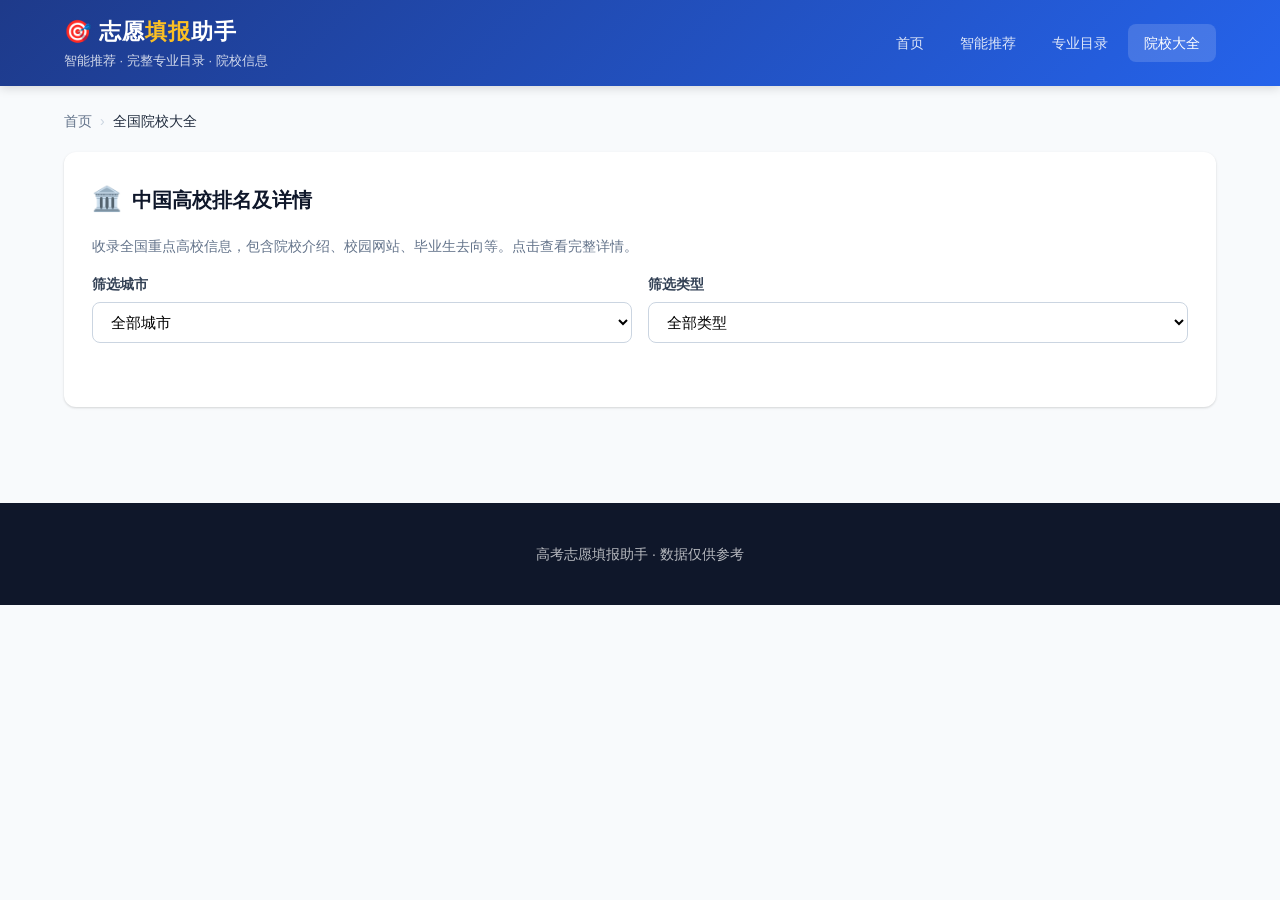
<file: pages/universities.html>
<!DOCTYPE html>
<html lang="zh-CN">
<head>
  <meta charset="UTF-8">
  <meta name="viewport" content="width=device-width, initial-scale=1.0">
  <title>全国院校大全 - 高考志愿填报助手</title>
  <link rel="stylesheet" href="../css/style.css">
</head>
<body>
<header>
  <div class="header-inner">
    <div>
      <h1>🎯 志愿<span>填报</span>助手</h1>
      <div class="subtitle">智能推荐 · 完整专业目录 · 院校信息</div>
    </div>
    <nav>
      <a href="../index.html">首页</a>
      <a href="select.html">智能推荐</a>
      <a href="majors.html">专业目录</a>
      <a href="universities.html" class="active">院校大全</a>
    </nav>
  </div>
</header>

<div class="container">
  <div class="breadcrumb">
    <a href="../index.html">首页</a> <span class="sep">›</span> <span>全国院校大全</span>
  </div>

  <div class="section-card">
    <h2><span class="icon">🏛️</span> 中国高校排名及详情</h2>
    <p style="color: var(--gray-500); margin-bottom: 16px; font-size: 14px;">收录全国重点高校信息，包含院校介绍、校园网站、毕业生去向等。点击查看完整详情。</p>
    <div class="form-row" style="margin-bottom:20px;">
      <div class="form-group">
        <label>筛选城市</label>
        <select id="cityFilter" onchange="filterUniversities()">
          <option value="">全部城市</option>
        </select>
      </div>
      <div class="form-group">
        <label>筛选类型</label>
        <select id="typeFilter" onchange="filterUniversities()">
          <option value="">全部类型</option>
        </select>
      </div>
    </div>
    <div class="uni-list" id="uniList"></div>
  </div>
</div>

<script src="../data/universities.js"></script>
<script>
function initFilters() {
  const cities = [...new Set(UNIVERSITIES.map(u => u.location))].sort();
  const types = [...new Set(UNIVERSITIES.map(u => u.type))].sort();
  const citySel = document.getElementById('cityFilter');
  const typeSel = document.getElementById('typeFilter');
  cities.forEach(c => { const o = document.createElement('option'); o.value = c; o.textContent = c; citySel.appendChild(o); });
  types.forEach(t => { const o = document.createElement('option'); o.value = t; o.textContent = t; typeSel.appendChild(o); });
}
initFilters();

function filterUniversities() {
  const city = document.getElementById('cityFilter').value;
  const type = document.getElementById('typeFilter').value;
  const list = document.getElementById('uniList');
  
  let filtered = UNIVERSITIES.filter(u => {
    if (city && u.location !== city) return false;
    if (type && u.type !== type) return false;
    return true;
  });

  if (filtered.length === 0) {
    list.innerHTML = '<div style="text-align:center;padding:40px;color:var(--gray-500);">没有符合筛选条件的院校</div>';
    return;
  }

  list.innerHTML = filtered.map(u => `
    <div class="uni-item" onclick="window.location.href='university-detail.html?uni=${encodeURIComponent(u.name)}'">
      <div class="rank ${u.rank <= 3 ? 'top3' : u.rank <= 10 ? 'top10' : 'normal'}">${u.rank}</div>
      <div class="uni-info">
        <div class="uni-name">${u.name}</div>
        <div class="uni-detail">📍 ${u.location} · ${u.type}院校</div>
        <div class="uni-tags">${(u.tags || []).map(t => `<span class="tag tag-blue">${t}</span>`).join('')}</div>
      </div>
      <div style="color:var(--gray-400);font-size:13px;">查看 →</div>
    </div>
  `).join('');
}
filterUniversities();
</script>
<footer>
  <p>高考志愿填报助手 · 数据仅供参考</p>
</footer>
</body>
</html>
</file>
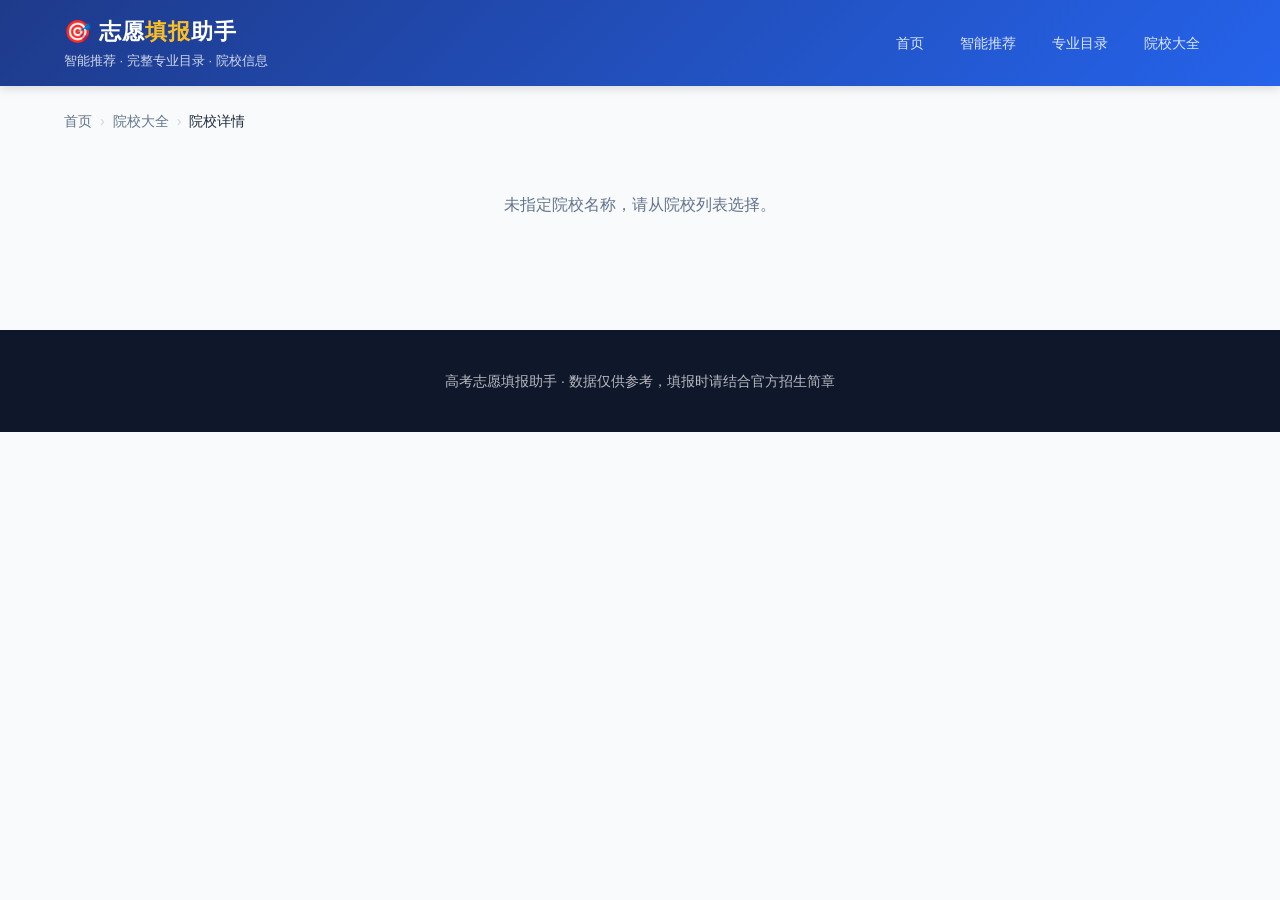
<file: pages/university-detail.html>
<!DOCTYPE html>
<html lang="zh-CN">
<head>
  <meta charset="UTF-8">
  <meta name="viewport" content="width=device-width, initial-scale=1.0">
  <title>院校详情 - 高考志愿填报助手</title>
  <link rel="stylesheet" href="../css/style.css">
</head>
<body>
<header>
  <div class="header-inner">
    <div>
      <h1>🎯 志愿<span>填报</span>助手</h1>
      <div class="subtitle">智能推荐 · 完整专业目录 · 院校信息</div>
    </div>
    <nav>
      <a href="../index.html">首页</a>
      <a href="select.html">智能推荐</a>
      <a href="majors.html">专业目录</a>
      <a href="universities.html">院校大全</a>
    </nav>
  </div>
</header>

<div class="container" id="detailPage">
  <div class="breadcrumb">
    <a href="../index.html">首页</a> <span class="sep">›</span>
    <a href="universities.html">院校大全</a> <span class="sep">›</span>
    <span id="breadcrumbUni">院校详情</span>
  </div>

  <div id="loading" class="loading">
    <div class="spinner"></div>
    <p>正在加载院校信息...</p>
  </div>

  <div id="uniDetail" style="display:none;">
    <!-- 基本信息 -->
    <div class="uni-detail-header" id="uniHeader"></div>

    <!-- 详细信息 -->
    <div class="section-card">
      <h2><span class="icon">📋</span> 基本信息</h2>
      <div class="info-grid" id="basicInfo"></div>
    </div>

    <!-- 王牌专业 -->
    <div class="section-card">
      <h2><span class="icon">🏆</span> 优势专业</h2>
      <div id="majorTags"></div>
    </div>

    <!-- 毕业生去向 -->
    <div class="section-card">
      <h2><span class="icon">🎓</span> 毕业生去向</h2>
      <div id="graduateOutcomes"></div>
    </div>

    <!-- 深入了解链接 -->
    <div class="section-card">
      <h2><span class="icon">🔗</span> 深入了解</h2>
      <div id="deepLinks"></div>
    </div>

    <!-- 报考建议 -->
    <div class="section-card">
      <h2><span class="icon">💡</span> 报考建议</h2>
      <div id="uniAdvice" class="advice-box"></div>
    </div>
  </div>
</div>

<script src="../data/universities.js"></script>
<script src="../data/majors.js"></script>
<script>
function getQueryParam(name) {
  const params = new URLSearchParams(window.location.search);
  return params.get(name);
}

document.addEventListener('DOMContentLoaded', () => {
  const uniName = getQueryParam('uni');
  if (!uniName) {
    document.getElementById('loading').innerHTML = '<p>未指定院校名称，请从院校列表选择。</p>';
    return;
  }

  const uni = UNIVERSITIES.find(u => u.name === uniName);
  if (!uni) {
    document.getElementById('loading').innerHTML = `<p>未找到"${uniName}"的信息。</p>`;
    return;
  }

  document.getElementById('loading').style.display = 'none';
  document.getElementById('uniDetail').style.display = 'block';
  document.getElementById('breadcrumbUni').textContent = uni.name;

  // 头部信息
  document.getElementById('uniHeader').innerHTML = `
    <div class="uni-main">
      <div class="uni-name-big">${uni.name}</div>
      <div class="uni-badges">
        <span class="tag tag-red">排名第${uni.rank}</span>
        <span class="tag tag-blue">📍 ${uni.location}</span>
        <span class="tag tag-green">${uni.type}</span>
        ${(uni.tags || []).map(t => `<span class="tag tag-yellow">${t}</span>`).join('')}
      </div>
      <div class="uni-desc">${uni.description}</div>
      <div class="uni-links">
        <a href="${uni.website}" target="_blank">🌐 学校官网</a>
        ${uni.campusLink ? `<a href="${uni.campusLink}" target="_blank">🗺️ 校园网</a>` : ''}
        ${uni.socialLinks && uni.socialLinks.wechat ? `<a href="javascript:void(0)" onclick="alert('微信公众号：${uni.socialLinks.wechat}')">💬 公众号：${uni.socialLinks.wechat}</a>` : ''}
      </div>
    </div>
  `;

  // 基本信息
  const stats = uni.stats || {};
  document.getElementById('basicInfo').innerHTML = `
    <div class="info-item">
      <div class="label">本科生人数</div>
      <div class="value">${stats.undergraduateCount ? (stats.undergraduateCount / 10000).toFixed(1) + '万' : '—'}</div>
    </div>
    <div class="info-item">
      <div class="label">研究生人数</div>
      <div class="value">${stats.graduateCount ? (stats.graduateCount / 10000).toFixed(1) + '万' : '—'}</div>
    </div>
    <div class="info-item">
      <div class="label">国际学生</div>
      <div class="value">${stats.internationalCount ? stats.internationalCount + '人' : '—'}</div>
    </div>
    <div class="info-item">
      <div class="label">学校类型</div>
      <div class="value">${uni.type}</div>
    </div>
    <div class="info-item">
      <div class="label">所在地</div>
      <div class="value">${uni.location}</div>
    </div>
    <div class="info-item">
      <div class="label">办学层次</div>
      <div class="value">${(uni.tags || []).filter(t => ['985', '211', '双一流'].includes(t)).join(' / ') || '普通本科'}</div>
    </div>
  `;

  // 优势专业
  const majorTags = document.getElementById('majorTags');
  if (uni.majors && uni.majors.length > 0) {
    majorTags.innerHTML = '<p style="margin-bottom:12px;font-size:14px;color:var(--gray-500);">以下为该院校的优势专业，点击查看详情：</p>' +
      uni.majors.map(m => `<span class="tag tag-blue" style="cursor:pointer;font-size:14px;padding:6px 14px;margin:4px;" onclick="window.location.href='major-detail.html?major=${encodeURIComponent(m)}'">${m}</span>`).join('');
  } else {
    majorTags.innerHTML = '<p style="color:var(--gray-500);">暂未收录</p>';
  }

  // 毕业生去向
  const outcomes = uni.graduateOutcomes || {};
  document.getElementById('graduateOutcomes').innerHTML = `
    <div class="info-cards">
      <div class="info-card">
        <h4>📊 就业率</h4>
        <p style="font-size:24px;font-weight:700;color:var(--primary);">${outcomes.employmentRate || '—'}</p>
      </div>
      <div class="info-card">
        <h4>🎓 深造情况</h4>
        <p>${outcomes.furtherStudy || '—'}</p>
      </div>
      <div class="info-card">
        <h4>💰 薪资水平</h4>
        <p>${outcomes.averageSalary || '—'}</p>
      </div>
      <div class="info-card">
        <h4>🏢 主要雇主</h4>
        <p>${(outcomes.topEmployers || []).join('、')}</p>
      </div>
    </div>
    ${outcomes.destinations ? `
    <div class="advice-box" style="margin-top:12px;">
      <h3>📍 毕业去向分布</h3>
      <p>${outcomes.destinations}</p>
    </div>` : ''}
  `;

  // 深入了解链接
  document.getElementById('deepLinks').innerHTML = `
    <div class="feature-grid" style="grid-template-columns:repeat(auto-fit, minmax(200px, 1fr));">
      <div class="feature-card" onclick="window.open('${uni.website}', '_blank')">
        <div class="icon">🌐</div>
        <h3>学校官网</h3>
        <p>查看官方最新信息、招生简章、学院设置</p>
      </div>
      ${uni.campusLink ? `
      <div class="feature-card" onclick="window.open('${uni.campusLink}', '_blank')">
        <div class="icon">🗺️</div>
        <h3>校园网/校内平台</h3>
        <p>了解校园生活、教学资源、学生服务</p>
      </div>` : ''}
      <div class="feature-card" onclick="window.open('https://gaokao.chsi.com.cn/', '_blank')">
        <div class="icon">📖</div>
        <h3>阳光高考平台</h3>
        <p>教育部官方招生信息平台，查看院校招生章程</p>
      </div>
      ${uni.socialLinks && uni.socialLinks.wechat ? `
      <div class="feature-card" onclick="alert('请在微信中搜索公众号：${uni.socialLinks.wechat}')">
        <div class="icon">💬</div>
        <h3>官方公众号</h3>
        <p>微信搜索「${uni.socialLinks.wechat}」关注最新动态</p>
      </div>` : ''}
      <div class="feature-card" onclick="window.open('https://www.zhihu.com/search?type=content&q=${encodeURIComponent(uni.name)}', '_blank')">
        <div class="icon">💡</div>
        <h3>知乎评价</h3>
        <p>查看学长学姐的真实就读体验和评价</p>
      </div>
      <div class="feature-card" onclick="window.open('https://www.xiaohongshu.com/search_result?keyword=${encodeURIComponent(uni.name + ' 就读体验')}', '_blank')">
        <div class="icon">📱</div>
        <h3>小红书分享</h3>
        <p>查看在校生的日常生活和学习分享</p>
      </div>
    </div>
  `;

  // 报考建议
  const rank = uni.rank;
  let adviceText = '';
  if (rank <= 5) {
    adviceText = `${uni.name}是中国顶尖高校，录取分数线极高。${uni.name}毕业生具有极强的市场竞争力，无论是就业还是深造都具有显著优势。建议高考分数在全省前0.5%的考生报考。需要注意${uni.name}的自主招生和强基计划等特殊类型招生渠道。`;
  } else if (rank <= 15) {
    adviceText = `${uni.name}是知名985高校，综合实力和声誉优秀。录取分数线较高，建议高考分数在全省前2%的考生报考。${uni.name}的优质学科和专业值得优先考虑。注意关注该校的优势学科和特色班型。`;
  } else if (rank <= 30) {
    adviceText = `${uni.name}是实力强劲的985/211高校，在特定学科领域具有全国领先地位。建议分数在全省前5%的考生报考。建议优先选择该校的王牌专业，性价比很高。`;
  } else if (rank <= 50) {
    adviceText = `${uni.name}是优质211或双一流高校，部分专业实力突出。对于中等偏上分数的考生来说，选择该校的优势专业是性价比很高的选择。建议重点关注该校的国家级特色专业和就业较好的专业。`;
  } else {
    adviceText = `${uni.name}是具有特色的本科院校。考生在选择时建议优先考虑就业前景好的应用型专业。可以结合城市发展前景和个人兴趣综合判断。同时关注该校的校企合作和实习资源。`;
  }
  
  document.getElementById('uniAdvice').innerHTML = `
    <h3>📌 报考建议</h3>
    <p>${adviceText}</p>
    <p style="margin-top:8px;"><strong>了解更多：</strong>
      <a href="${uni.website}" target="_blank">官方网站</a> ·
      <a href="https://gaokao.chsi.com.cn/" target="_blank">阳光高考</a> ·
      <a href="major-detail.html?major=${encodeURIComponent((uni.majors && uni.majors[0]) || '计算机科学与技术')}" target="_blank">王牌专业详情</a>
    </p>
  `;
});
</script>
<footer>
  <p>高考志愿填报助手 · 数据仅供参考，填报时请结合官方招生简章</p>
</footer>
</body>
</html>
</file>
<file: css/style.css>
/* 高考志愿填报助手 - 完整样式 */
:root {
  --primary: #2563eb;
  --primary-dark: #1d4ed8;
  --primary-light: #dbeafe;
  --secondary: #0f172a;
  --accent: #f59e0b;
  --success: #10b981;
  --danger: #ef4444;
  --gray-50: #f8fafc;
  --gray-100: #f1f5f9;
  --gray-200: #e2e8f0;
  --gray-300: #cbd5e1;
  --gray-400: #94a3b8;
  --gray-500: #64748b;
  --gray-600: #475569;
  --gray-700: #334155;
  --gray-800: #1e293b;
  --gray-900: #0f172a;
  --radius: 12px;
  --radius-sm: 8px;
  --radius-xs: 4px;
  --shadow: 0 1px 3px rgba(0,0,0,0.1), 0 1px 2px rgba(0,0,0,0.06);
  --shadow-lg: 0 10px 15px -3px rgba(0,0,0,0.1), 0 4px 6px -4px rgba(0,0,0,0.1);
  --font: -apple-system, BlinkMacSystemFont, 'PingFang SC', 'Microsoft YaHei', 'Helvetica Neue', sans-serif;
}

* { margin: 0; padding: 0; box-sizing: border-box; }
html { scroll-behavior: smooth; }
body { font-family: var(--font); background: var(--gray-50); color: var(--gray-800); line-height: 1.6; }
a { color: var(--primary); text-decoration: none; }
a:hover { text-decoration: underline; }
img { max-width: 100%; height: auto; }

/* Header */
header {
  background: linear-gradient(135deg, #1e3a8a, #2563eb);
  color: white; padding: 0; position: sticky; top: 0; z-index: 100;
  box-shadow: 0 2px 10px rgba(0,0,0,0.15);
}
.header-inner {
  max-width: 1200px; margin: 0 auto; padding: 14px 24px;
  display: flex; align-items: center; justify-content: space-between;
}
.header-inner h1 { font-size: 22px; font-weight: 700; letter-spacing: 1px; }
.header-inner h1 span { color: #fbbf24; }
.header-inner .subtitle { font-size: 13px; opacity: 0.8; margin-top: 2px; }
nav { display: flex; gap: 4px; flex-wrap: wrap; }
nav a {
  color: rgba(255,255,255,0.85); padding: 8px 16px; border-radius: var(--radius-sm);
  font-size: 14px; font-weight: 500; transition: all 0.2s; white-space: nowrap;
}
nav a:hover, nav a.active { background: rgba(255,255,255,0.15); color: white; text-decoration: none; }

/* Main container */
.container { max-width: 1200px; margin: 0 auto; padding: 24px; }

/* Section cards */
.section-card {
  background: white; border-radius: var(--radius); box-shadow: var(--shadow);
  padding: 28px; margin-bottom: 24px;
}
.section-card h2 {
  font-size: 20px; margin-bottom: 16px; color: var(--secondary);
  display: flex; align-items: center; gap: 10px;
}
.section-card h2 .icon { font-size: 24px; }
.section-card h3 { font-size: 17px; margin-bottom: 12px; color: var(--gray-700); }

/* Hero */
.hero {
  background: linear-gradient(135deg, #1e3a8a 0%, #3b82f6 50%, #2563eb 100%);
  color: white; padding: 60px 24px; text-align: center; position: relative; overflow: hidden;
}
.hero::before {
  content: ''; position: absolute; inset: 0;
  background: url("data:image/svg+xml,%3Csvg width='60' height='60' viewBox='0 0 60 60' xmlns='http://www.w3.org/2000/svg'%3E%3Cg fill='none' fill-rule='evenodd'%3E%3Cg fill='%23ffffff' fill-opacity='0.05'%3E%3Cpath d='M36 34v-4h-2v4h-4v2h4v4h2v-4h4v-2h-4zm0-30V0h-2v4h-4v2h4v4h2V6h4V4h-4zM6 34v-4H4v4H0v2h4v4h2v-4h4v-2H6zM6 4V0H4v4H0v2h4v4h2V6h4V4H6z'/%3E%3C/g%3E%3C/g%3E%3C/svg%3E");
  opacity: 0.3;
}
.hero-content { position: relative; z-index: 1; max-width: 800px; margin: 0 auto; }
.hero h2 { font-size: 36px; font-weight: 800; margin-bottom: 16px; }
.hero p { font-size: 18px; opacity: 0.9; margin-bottom: 24px; line-height: 1.7; }
.hero .stats { display: flex; justify-content: center; gap: 40px; flex-wrap: wrap; margin-top: 24px; }
.hero .stat-item { text-align: center; }
.hero .stat-num { font-size: 28px; font-weight: 700; color: #fbbf24; }
.hero .stat-label { font-size: 14px; opacity: 0.8; margin-top: 4px; }

/* Feature grid */
.feature-grid {
  display: grid; grid-template-columns: repeat(auto-fit, minmax(260px, 1fr)); gap: 20px;
  margin-top: 20px;
}
.feature-card {
  background: white; border-radius: var(--radius); padding: 24px;
  box-shadow: var(--shadow); border: 1px solid var(--gray-200);
  transition: transform 0.2s, box-shadow 0.2s; cursor: pointer;
}
.feature-card:hover { transform: translateY(-2px); box-shadow: var(--shadow-lg); }
.feature-card .icon { font-size: 32px; margin-bottom: 12px; }
.feature-card h3 { font-size: 16px; margin-bottom: 8px; }
.feature-card p { font-size: 13px; color: var(--gray-500); line-height: 1.6; }

/* Forms */
.form-group { margin-bottom: 16px; }
.form-group label { display: block; font-size: 14px; font-weight: 600; margin-bottom: 6px; color: var(--gray-700); }
.form-group select, .form-group input {
  width: 100%; padding: 10px 14px; border: 1px solid var(--gray-300); border-radius: var(--radius-sm);
  font-size: 15px; font-family: var(--font); background: white; transition: border-color 0.2s;
}
.form-group select:focus, .form-group input:focus {
  outline: none; border-color: var(--primary); box-shadow: 0 0 0 3px var(--primary-light);
}
.form-row { display: grid; grid-template-columns: 1fr 1fr; gap: 16px; }

.btn {
  display: inline-flex; align-items: center; gap: 8px;
  padding: 10px 24px; border-radius: var(--radius-sm); border: none;
  font-size: 15px; font-weight: 600; cursor: pointer; transition: all 0.2s;
  font-family: var(--font);
}
.btn-primary { background: var(--primary); color: white; }
.btn-primary:hover { background: var(--primary-dark); }
.btn-accent { background: var(--accent); color: white; }
.btn-accent:hover { background: #d97706; }
.btn-outline { background: transparent; border: 1px solid var(--gray-300); color: var(--gray-700); }
.btn-outline:hover { background: var(--gray-100); }
.btn-lg { padding: 14px 32px; font-size: 16px; }
.btn-block { width: 100%; justify-content: center; }

/* Cards & lists */
.info-grid { display: grid; grid-template-columns: repeat(auto-fit, minmax(200px, 1fr)); gap: 12px; }
.info-item {
  background: var(--gray-50); border-radius: var(--radius-sm); padding: 14px 16px;
  border: 1px solid var(--gray-200);
}
.info-item .label { font-size: 12px; color: var(--gray-500); text-transform: uppercase; letter-spacing: 0.5px; }
.info-item .value { font-size: 15px; font-weight: 600; margin-top: 4px; }

.tag { display: inline-block; padding: 3px 10px; border-radius: 20px; font-size: 12px; font-weight: 500; }
.tag-blue { background: var(--primary-light); color: var(--primary); }
.tag-green { background: #d1fae5; color: #059669; }
.tag-yellow { background: #fef3c7; color: #d97706; }
.tag-red { background: #fee2e2; color: #dc2626; }
.tag-gray { background: var(--gray-100); color: var(--gray-600); }

/* Major categories */
.cat-grid {
  display: grid; grid-template-columns: repeat(auto-fill, minmax(200px, 1fr)); gap: 14px;
}
.cat-card {
  background: white; border: 1px solid var(--gray-200); border-radius: var(--radius);
  padding: 20px; text-align: center; cursor: pointer; transition: all 0.2s;
}
.cat-card:hover { border-color: var(--primary); box-shadow: var(--shadow); transform: translateY(-1px); }
.cat-card .cat-icon { font-size: 32px; margin-bottom: 8px; }
.cat-card .cat-name { font-size: 15px; font-weight: 600; }
.cat-card .cat-count { font-size: 12px; color: var(--gray-500); margin-top: 4px; }

/* University list */
.uni-list { display: flex; flex-direction: column; gap: 12px; }
.uni-item {
  display: flex; align-items: center; gap: 16px;
  background: white; border: 1px solid var(--gray-200); border-radius: var(--radius);
  padding: 16px 20px; transition: all 0.2s; cursor: pointer;
}
.uni-item:hover { border-color: var(--primary); box-shadow: var(--shadow); }
.uni-item .rank {
  width: 36px; height: 36px; border-radius: 50%;
  display: flex; align-items: center; justify-content: center;
  font-weight: 700; font-size: 14px; flex-shrink: 0;
}
.uni-item .rank.top3 { background: linear-gradient(135deg, #fbbf24, #f59e0b); color: white; }
.uni-item .rank.top10 { background: var(--primary-light); color: var(--primary); }
.uni-item .rank.normal { background: var(--gray-100); color: var(--gray-600); }
.uni-item .uni-info { flex: 1; }
.uni-item .uni-name { font-size: 16px; font-weight: 600; }
.uni-item .uni-detail { font-size: 13px; color: var(--gray-500); margin-top: 2px; }
.uni-item .uni-tags { display: flex; gap: 4px; flex-wrap: wrap; margin-top: 4px; }

/* Score bar */
.score-bar { display: flex; align-items: center; gap: 12px; }
.score-bar .bar { flex: 1; height: 8px; background: var(--gray-200); border-radius: 4px; overflow: hidden; }
.score-bar .bar-fill { height: 100%; border-radius: 4px; transition: width 0.5s; }

/* Recommendations */
.rec-card {
  background: white; border: 1px solid var(--gray-200); border-radius: var(--radius);
  padding: 20px; margin-bottom: 16px; transition: all 0.3s;
}
.rec-card:hover { box-shadow: var(--shadow-lg); }
.rec-card .rec-header { display: flex; justify-content: space-between; align-items: center; margin-bottom: 12px; }
.rec-card .rec-major { font-size: 18px; font-weight: 700; }
.rec-card .rec-level {
  padding: 4px 12px; border-radius: 20px; font-size: 12px; font-weight: 600;
}
.rec-card .rec-reason { font-size: 14px; color: var(--gray-600); line-height: 1.7; }
.rec-card .rec-score { font-size: 13px; color: var(--gray-500); margin-top: 8px; }

/* Major detail */
.major-detail-section { }
.major-detail-section .desc { font-size: 15px; line-height: 1.8; color: var(--gray-700); margin-bottom: 20px; }
.major-detail-section .info-cards { display: grid; grid-template-columns: repeat(auto-fit, minmax(220px, 1fr)); gap: 16px; margin-bottom: 24px; }
.major-detail-section .info-card {
  background: white; border: 1px solid var(--gray-200); border-radius: var(--radius); padding: 18px;
}
.major-detail-section .info-card h4 { font-size: 14px; color: var(--gray-600); margin-bottom: 8px; }
.major-detail-section .info-card p { font-size: 14px; line-height: 1.7; color: var(--gray-700); }

/* University detail */
.uni-detail-header {
  display: flex; gap: 24px; align-items: flex-start; flex-wrap: wrap;
  background: white; border-radius: var(--radius); padding: 28px; box-shadow: var(--shadow); margin-bottom: 24px;
}
.uni-detail-header .uni-main { flex: 1; }
.uni-detail-header .uni-name-big { font-size: 28px; font-weight: 800; margin-bottom: 8px; }
.uni-detail-header .uni-badges { display: flex; gap: 6px; flex-wrap: wrap; margin-bottom: 12px; }
.uni-detail-header .uni-desc { font-size: 14px; line-height: 1.8; color: var(--gray-600); }
.uni-detail-header .uni-links { display: flex; gap: 10px; flex-wrap: wrap; margin-top: 16px; }
.uni-detail-header .uni-links a {
  padding: 8px 16px; border-radius: var(--radius-sm); font-size: 13px;
  background: var(--gray-100); color: var(--gray-700); transition: all 0.2s;
}
.uni-detail-header .uni-links a:hover { background: var(--primary-light); color: var(--primary); text-decoration: none; }

/* Breadcrumb */
.breadcrumb { display: flex; gap: 8px; align-items: center; font-size: 14px; margin-bottom: 20px; flex-wrap: wrap; }
.breadcrumb a { color: var(--gray-500); }
.breadcrumb a:hover { color: var(--primary); }
.breadcrumb .sep { color: var(--gray-300); }

/* Advice box */
.advice-box {
  background: linear-gradient(135deg, #eff6ff, #dbeafe);
  border: 1px solid #93c5fd; border-radius: var(--radius); padding: 20px; margin: 20px 0;
}
.advice-box h3 { color: #1e40af; margin-bottom: 8px; }
.advice-box p { font-size: 14px; line-height: 1.7; color: #1e3a8a; }

/* Hot tag */
.hot-tag { animation: pulse 2s infinite; }

/* Toast notification */
.toast {
  position: fixed; top: 80px; right: 20px; background: white; border-radius: var(--radius-sm);
  box-shadow: var(--shadow-lg); padding: 16px 20px; z-index: 200;
  border-left: 4px solid var(--primary); max-width: 360px;
  transform: translateX(120%); transition: transform 0.3s;
}
.toast.show { transform: translateX(0); }

/* Footer */
footer {
  background: var(--gray-900); color: white; padding: 40px 24px;
  margin-top: 48px; text-align: center;
}
footer p { font-size: 14px; opacity: 0.7; }

/* Loading */
.loading { text-align: center; padding: 40px; color: var(--gray-500); }
.spinner { width: 40px; height: 40px; border: 4px solid var(--gray-200); border-top-color: var(--primary); border-radius: 50%; animation: spin 0.8s linear infinite; margin: 0 auto 12px; }

/* Animations */
@keyframes spin { to { transform: rotate(360deg); } }

/* Responsive */
@media (max-width: 768px) {
  .header-inner { flex-direction: column; gap: 12px; }
  nav { justify-content: center; }
  .hero h2 { font-size: 26px; }
  .hero p { font-size: 15px; }
  .form-row { grid-template-columns: 1fr; }
  .feature-grid { grid-template-columns: 1fr; }
  .cat-grid { grid-template-columns: repeat(2, 1fr); }
  .uni-detail-header { flex-direction: column; }
  .info-grid { grid-template-columns: 1fr 1fr; }
}
@media (max-width: 480px) {
  .cat-grid { grid-template-columns: 1fr 1fr; }
  .info-grid { grid-template-columns: 1fr; }
  .container { padding: 16px; }
  .section-card { padding: 20px; }
}

/* Scrollbar */
::-webkit-scrollbar { width: 8px; }
::-webkit-scrollbar-track { background: var(--gray-100); }
::-webkit-scrollbar-thumb { background: var(--gray-300); border-radius: 4px; }
::-webkit-scrollbar-thumb:hover { background: var(--gray-400); }
</file>
